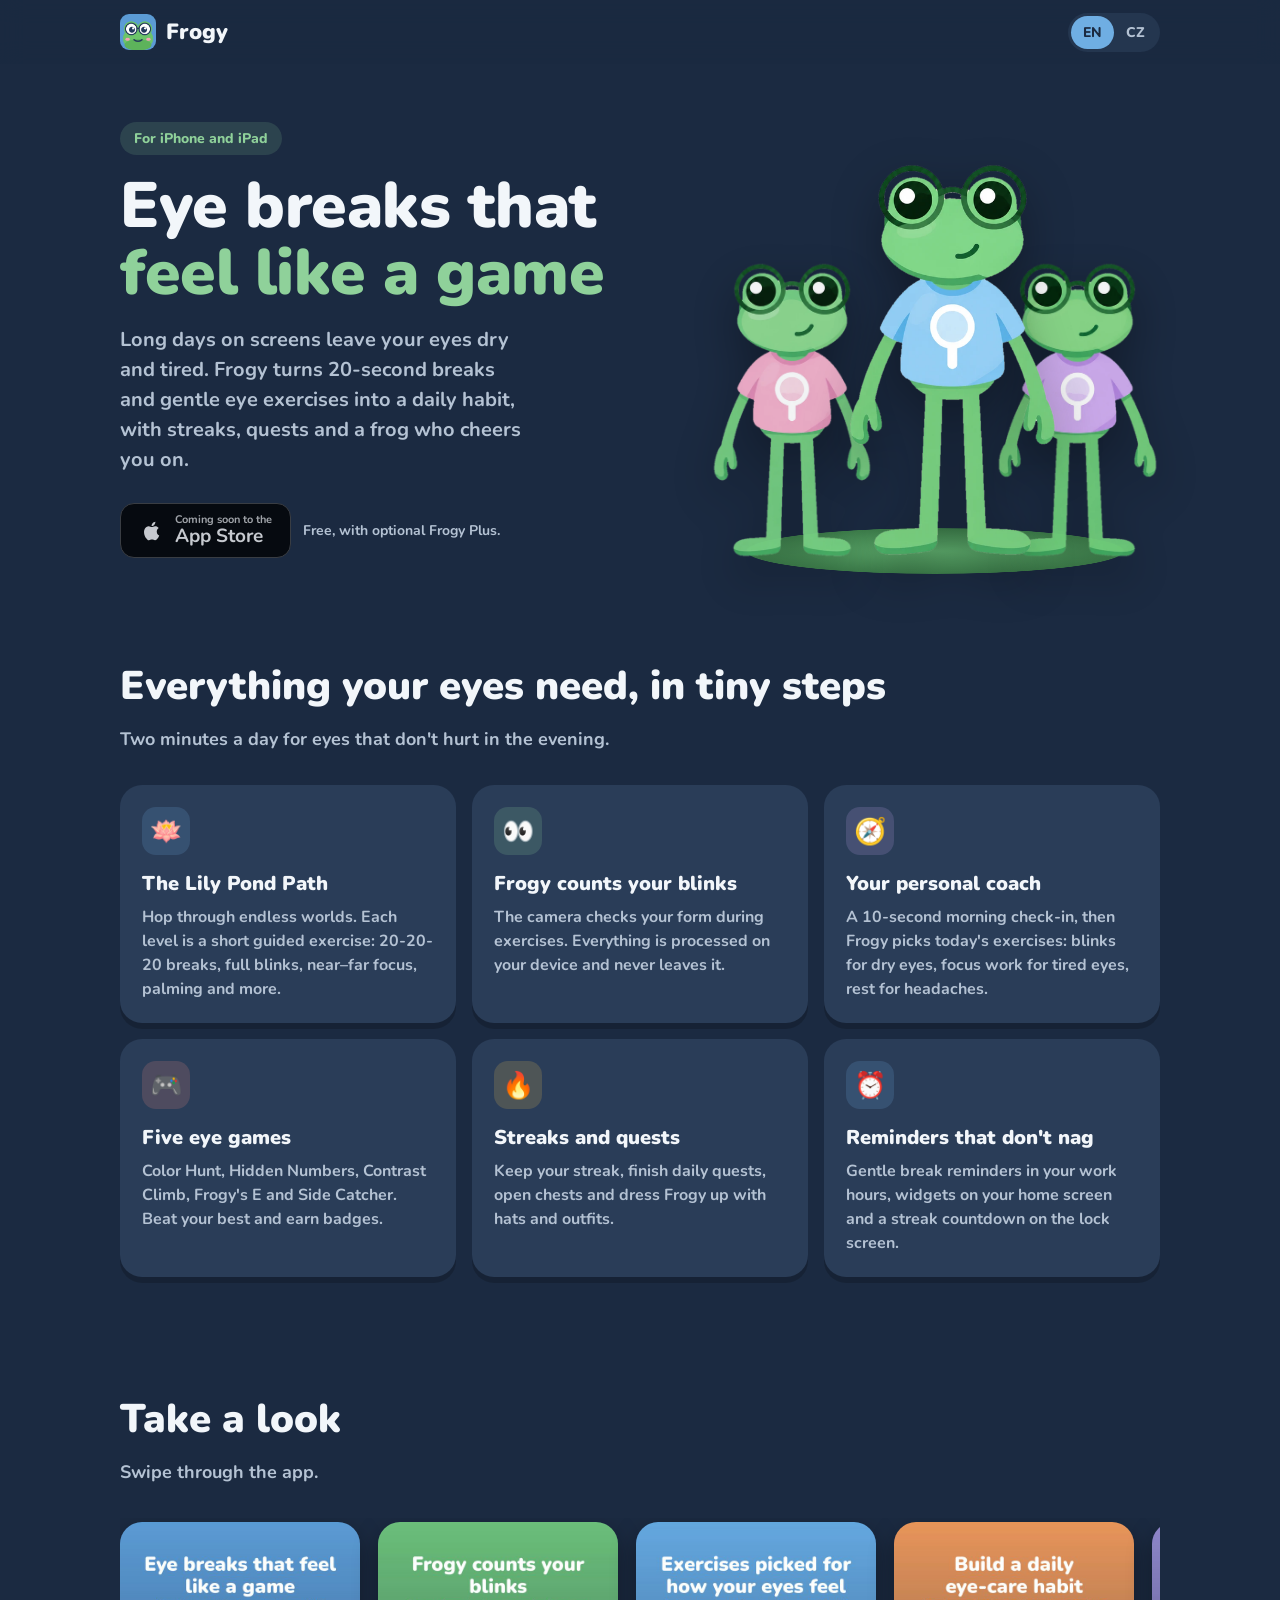
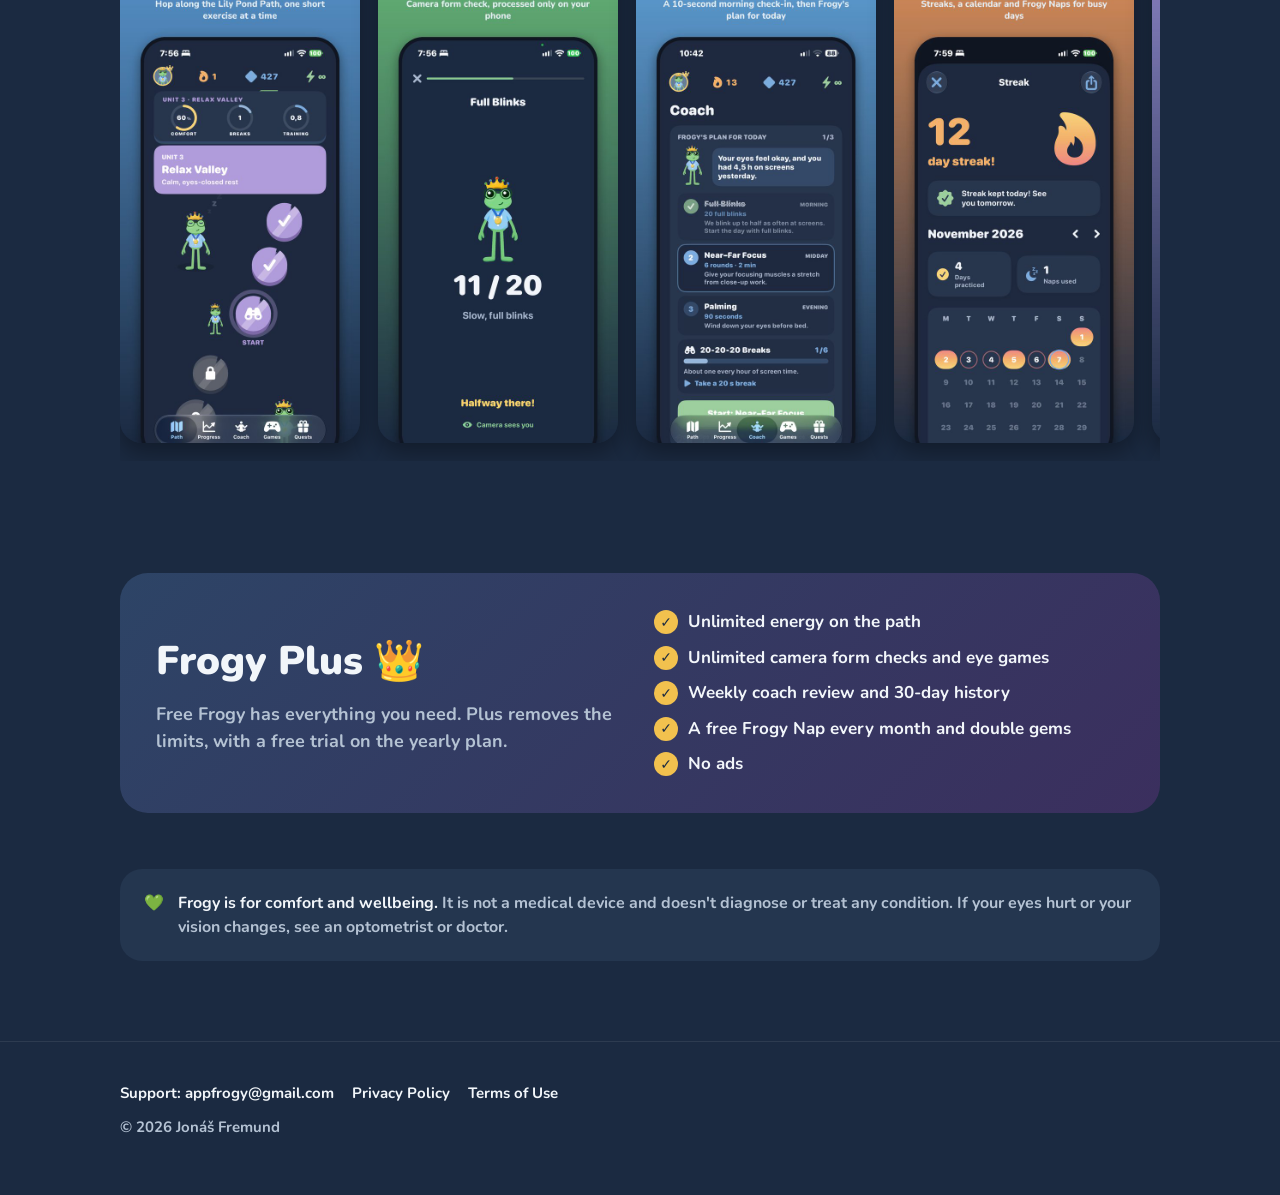
<file: index.html>
<!doctype html>
<html lang="en">
<head>
<meta charset="utf-8">
<meta name="viewport" content="width=device-width, initial-scale=1">
<title>Frogy – Eye breaks that feel like a game</title>
<meta name="description" content="Frogy turns 20-second eye breaks and gentle eye exercises into a little daily game, with streaks, quests and a frog who cheers you on.">
<meta property="og:title" content="Frogy – Eye breaks that feel like a game">
<meta property="og:description" content="20-second eye breaks, gentle eye exercises, streaks and a frog who cheers you on.">
<meta property="og:image" content="https://jonasaeliska.github.io/frogy-legal/img/og.png">
<meta property="og:type" content="website">
<meta name="twitter:card" content="summary_large_image">
<link rel="icon" type="image/png" href="img/favicon.png">
<link rel="apple-touch-icon" href="img/apple-touch-icon.png">
<link rel="preconnect" href="https://fonts.googleapis.com">
<link rel="preconnect" href="https://fonts.gstatic.com" crossorigin>
<link href="https://fonts.googleapis.com/css2?family=Nunito:wght@600;700;800;900&display=swap" rel="stylesheet">
<style>
  :root {
    --navy: #1B2A41; --navy-2: #24364F; --card: #2A3D58; --text: #F2F6FA; --muted: #B4C2D3;
    --green: #8FD19A; --green-dark: #5FAE6E; --blue: #6FAEE3; --gold: #F2C14E; --coral: #F08A7E; --lilac: #B59BE0;
  }
  * { box-sizing: border-box; }
  html { scroll-behavior: smooth; }
  body { margin: 0; background: var(--navy); color: var(--text); font-family: "Nunito", -apple-system, "SF Pro Rounded", system-ui, sans-serif; font-weight: 700; line-height: 1.5; }
  a { color: var(--blue); }
  .wrap { max-width: 1080px; margin: 0 auto; padding: 0 20px; }

  header { position: sticky; top: 0; z-index: 10; background: rgba(27,42,65,.85); backdrop-filter: blur(12px); -webkit-backdrop-filter: blur(12px); }
  .bar { display: flex; align-items: center; justify-content: space-between; height: 64px; }
  .brand { display: flex; align-items: center; gap: 10px; font-weight: 900; font-size: 22px; color: var(--text); text-decoration: none; }
  .brand img { width: 36px; height: 36px; border-radius: 9px; }
  .lang { display: flex; background: var(--navy-2); border-radius: 999px; padding: 3px; }
  .lang button { border: 0; background: transparent; color: var(--muted); font: inherit; font-size: 14px; font-weight: 800; padding: 6px 12px; border-radius: 999px; cursor: pointer; }
  .lang button[aria-pressed="true"] { background: var(--blue); color: var(--navy); }

  .hero { display: grid; grid-template-columns: 1.1fr .9fr; gap: 40px; align-items: center; padding-top: 56px; padding-bottom: 40px; }
  .eyebrow { display: inline-block; background: rgba(143,209,154,.15); color: var(--green); border-radius: 999px; padding: 6px 14px; font-size: 14px; font-weight: 800; margin-bottom: 18px; }
  h1 { text-wrap: balance; font-size: clamp(34px, 6vw, 64px); line-height: 1.05; font-weight: 900; margin: 0 0 18px; letter-spacing: -0.5px; }
  h1 .hl { color: var(--green); }
  .lead { text-wrap: pretty; font-size: 20px; color: var(--muted); font-weight: 700; margin: 0 0 28px; max-width: 34ch; }
  .cta { display: flex; flex-wrap: wrap; gap: 12px; align-items: center; }
  .store { display: inline-flex; align-items: center; gap: 10px; background: #000; color: #fff; border-radius: 14px; padding: 10px 18px; text-decoration: none; border: 1px solid #444; }
  .store svg { width: 26px; height: 26px; }
  .store small { display: block; font-size: 11px; font-weight: 700; opacity: .8; line-height: 1.1; }
  .store strong { display: block; font-size: 19px; line-height: 1.1; }
  .store.soon { opacity: .75; cursor: default; }
  .note { color: var(--muted); font-size: 14px; }

  .frogs { position: relative; height: 440px; }
  .frogs img { position: absolute; bottom: 0; filter: drop-shadow(0 18px 24px rgba(0,0,0,.35)); }
  .frogs .f1 { height: 400px; left: 30%; z-index: 2; animation: bob 2.8s ease-in-out infinite; }
  .frogs .f2 { height: 300px; left: 0; opacity: .95; animation: bob 3.2s ease-in-out infinite .4s; }
  .frogs .f3 { height: 300px; right: 0; opacity: .95; animation: bob 3s ease-in-out infinite .8s; }
  .pad { position: absolute; bottom: -14px; left: 8%; right: 8%; height: 46px; background: radial-gradient(ellipse at center, #5FAE6E 0%, #3E7F4C 70%, transparent 71%); border-radius: 50%; }
  @keyframes bob { 0%,100% { transform: translateY(0); } 50% { transform: translateY(-10px); } }
  @media (prefers-reduced-motion: reduce) { .frogs img { animation: none; } }

  section { padding: 56px 0; }
  h2 { font-size: clamp(28px, 4vw, 40px); font-weight: 900; margin: 0 0 10px; }
  .sub { color: var(--muted); font-size: 18px; margin: 0 0 32px; max-width: 60ch; }
  .grid { display: grid; grid-template-columns: repeat(3, 1fr); gap: 16px; }
  .card { background: var(--card); border-radius: 22px; padding: 22px; box-shadow: 0 6px 0 rgba(0,0,0,.18); }
  .card .ic { width: 48px; height: 48px; border-radius: 14px; display: grid; place-items: center; font-size: 26px; margin-bottom: 14px; }
  .card h3 { margin: 0 0 6px; font-size: 20px; font-weight: 900; }
  .card p { margin: 0; color: var(--muted); font-size: 16px; }

  .shots { display: flex; gap: 18px; overflow-x: auto; scroll-snap-type: x mandatory; padding: 4px 4px 18px; -webkit-overflow-scrolling: touch; }
  .shots img { flex: 0 0 auto; width: 240px; height: auto; border-radius: 22px; scroll-snap-align: start; box-shadow: 0 10px 24px rgba(0,0,0,.35); }

  .plus { background: linear-gradient(135deg, #2D4466, #3B2F5E); border-radius: 28px; padding: 36px; display: grid; grid-template-columns: 1fr 1fr; gap: 28px; align-items: center; }
  .plus ul { margin: 0; padding: 0; list-style: none; display: grid; gap: 10px; }
  .plus li { display: flex; gap: 10px; align-items: flex-start; font-size: 17px; }
  .plus li::before { content: "✓"; color: var(--navy); background: var(--gold); border-radius: 50%; width: 24px; height: 24px; flex: 0 0 24px; display: grid; place-items: center; font-size: 14px; font-weight: 900; margin-top: 1px; }

  .health { background: var(--navy-2); border-radius: 22px; padding: 22px 24px; color: var(--muted); font-size: 16px; display: flex; gap: 14px; align-items: flex-start; }
  .health b { color: var(--text); }

  footer { padding: 40px 0 56px; color: var(--muted); font-size: 15px; border-top: 1px solid rgba(255,255,255,.08); margin-top: 24px; }
  footer .links { display: flex; flex-wrap: wrap; gap: 18px; margin-bottom: 12px; }
  footer a { color: var(--text); text-decoration: none; }
  footer a:hover { text-decoration: underline; }

  [data-lang="cs"] .en, [data-lang="en"] .cs { display: none !important; }

  @media (max-width: 860px) {
    .hero { grid-template-columns: 1fr; padding-top: 32px; text-align: center; }
    h1 { max-width: 17ch; margin-left: auto; margin-right: auto; }
    .lead { margin-left: auto; margin-right: auto; }
    .cta { justify-content: center; }
    .frogs { height: 320px; max-width: 420px; margin: 0 auto; width: 100%; }
    .frogs .f1 { height: 290px; left: 28%; }
    .frogs .f2, .frogs .f3 { height: 215px; }
    .grid { grid-template-columns: 1fr 1fr; }
    .plus { grid-template-columns: 1fr; padding: 26px; }
  }
  @media (max-width: 560px) {
    .grid { grid-template-columns: 1fr; }
    .shots img { width: 200px; }
  }
</style>
</head>
<body data-lang="en">
<header>
  <div class="wrap bar">
    <a class="brand" href="#top"><img src="img/icon.png" alt="">Frogy</a>
    <div class="lang" role="group" aria-label="Language">
      <button type="button" data-set-lang="en" aria-pressed="true">EN</button>
      <button type="button" data-set-lang="cs" aria-pressed="false">CZ</button>
    </div>
  </div>
</header>

<main id="top">
  <div class="wrap hero">
    <div>
      <span class="eyebrow"><span class="en">For iPhone and iPad</span><span class="cs">Pro iPhone a iPad</span></span>
      <h1>
        <span class="en">Eye breaks that <span class="hl">feel like a game</span></span>
        <span class="cs">Přestávky pro oči, <span class="hl">které tě budou bavit</span></span>
      </h1>
      <p class="lead">
        <span class="en">Long days on screens leave your eyes dry and tired. Frogy turns 20-second breaks and gentle eye exercises into a daily habit, with streaks, quests and a frog who cheers you on.</span>
        <span class="cs">Dlouhé dny u obrazovky nechávají oči suché a unavené. Frogy z 20sekundových přestávek a jemných cviků pro oči udělá denní návyk se sériemi, úkoly a žabákem, který tě podporuje.</span>
      </p>
      <div class="cta">
        <!-- When the app is live, change href to the App Store link and remove class "soon". -->
        <a class="store soon" href="#" aria-disabled="true">
          <svg viewBox="0 0 24 24" fill="currentColor" aria-hidden="true"><path d="M16.37 12.6c-.02-2.18 1.78-3.23 1.86-3.28-1.01-1.48-2.59-1.69-3.15-1.71-1.34-.14-2.62.79-3.3.79-.68 0-1.73-.77-2.84-.75-1.46.02-2.81.85-3.56 2.16-1.52 2.63-.39 6.52 1.09 8.66.72 1.04 1.58 2.22 2.71 2.18 1.09-.04 1.5-.7 2.82-.7 1.31 0 1.69.7 2.84.68 1.17-.02 1.91-1.06 2.63-2.11.83-1.21 1.17-2.38 1.19-2.44-.03-.01-2.28-.88-2.29-3.48zM14.21 6.21c.6-.73 1.01-1.74.9-2.75-.87.04-1.92.58-2.54 1.31-.56.64-1.05 1.67-.92 2.66.97.08 1.96-.49 2.56-1.22z"/></svg>
          <span><small class="en">Coming soon to the</small><small class="cs">Brzy v</small><strong>App Store</strong></span>
        </a>
        <span class="note"><span class="en">Free, with optional Frogy Plus.</span><span class="cs">Zdarma, s volitelným Frogy Plus.</span></span>
      </div>
    </div>
    <div class="frogs" aria-hidden="true">
      <div class="pad"></div>
      <img class="f2" src="img/frogy-pink.png" alt="">
      <img class="f3" src="img/frogy-purple.png" alt="">
      <img class="f1" src="img/frogy-blue.png" alt="">
    </div>
  </div>

  <section>
    <div class="wrap">
      <h2><span class="en">Everything your eyes need, in tiny steps</span><span class="cs">Všechno, co tvoje oči potřebují, po malých krůčcích</span></h2>
      <p class="sub"><span class="en">Two minutes a day for eyes that don't hurt in the evening.</span><span class="cs">Dvě minuty denně, aby tě večer nebolely oči.</span></p>
      <div class="grid">
        <div class="card">
          <div class="ic" style="background:rgba(111,174,227,.18)">🪷</div>
          <h3><span class="en">The Lily Pond Path</span><span class="cs">Cesta po leknínech</span></h3>
          <p><span class="en">Hop through endless worlds. Each level is a short guided exercise: 20-20-20 breaks, full blinks, near–far focus, palming and more.</span><span class="cs">Skákej nekonečnými světy. Každý level je krátký cvik s průvodcem: přestávky 20-20-20, plná mrknutí, blízko–daleko, palming a další.</span></p>
        </div>
        <div class="card">
          <div class="ic" style="background:rgba(143,209,154,.18)">👀</div>
          <h3><span class="en">Frogy counts your blinks</span><span class="cs">Frogy počítá tvoje mrknutí</span></h3>
          <p><span class="en">The camera checks your form during exercises. Everything is processed on your device and never leaves it.</span><span class="cs">Kamera hlídá provedení cviků. Vše se zpracovává ve tvém zařízení a nikdy ho neopustí.</span></p>
        </div>
        <div class="card">
          <div class="ic" style="background:rgba(181,155,224,.2)">🧭</div>
          <h3><span class="en">Your personal coach</span><span class="cs">Osobní trenér</span></h3>
          <p><span class="en">A 10-second morning check-in, then Frogy picks today's exercises: blinks for dry eyes, focus work for tired eyes, rest for headaches.</span><span class="cs">Ranní check-in za 10 sekund a Frogy vybere dnešní cviky: mrkání na suché oči, zaostřování na unavené, odpočinek na bolest hlavy.</span></p>
        </div>
        <div class="card">
          <div class="ic" style="background:rgba(240,138,126,.18)">🎮</div>
          <h3><span class="en">Five eye games</span><span class="cs">Pět her pro oči</span></h3>
          <p><span class="en">Color Hunt, Hidden Numbers, Contrast Climb, Frogy's E and Side Catcher. Beat your best and earn badges.</span><span class="cs">Hon na barvy, Skrytá čísla, Kontrastní výstup, Frogyho E a Lovec z koutku oka. Překonávej rekordy a sbírej odznaky.</span></p>
        </div>
        <div class="card">
          <div class="ic" style="background:rgba(242,193,78,.18)">🔥</div>
          <h3><span class="en">Streaks and quests</span><span class="cs">Série a úkoly</span></h3>
          <p><span class="en">Keep your streak, finish daily quests, open chests and dress Frogy up with hats and outfits.</span><span class="cs">Drž sérii, plň denní úkoly, otevírej truhly a oblékej Frogyho do klobouků a oblečků.</span></p>
        </div>
        <div class="card">
          <div class="ic" style="background:rgba(111,174,227,.18)">⏰</div>
          <h3><span class="en">Reminders that don't nag</span><span class="cs">Připomínky, které neotravují</span></h3>
          <p><span class="en">Gentle break reminders in your work hours, widgets on your home screen and a streak countdown on the lock screen.</span><span class="cs">Jemné připomínky přestávek v pracovní době, widgety na ploše a odpočet série na zamčené obrazovce.</span></p>
        </div>
      </div>
    </div>
  </section>

  <section>
    <div class="wrap">
      <h2><span class="en">Take a look</span><span class="cs">Podívej se</span></h2>
      <p class="sub"><span class="en">Swipe through the app.</span><span class="cs">Projeď si appku.</span></p>
      <div class="shots en" tabindex="0" aria-label="Screenshots">
        <img src="img/shot-1-path.jpg" alt="The Lily Pond Path" loading="lazy">
        <img src="img/shot-2-blinks.jpg" alt="Frogy counts your blinks" loading="lazy">
        <img src="img/shot-3-coach.jpg" alt="Frogy's plan for today" loading="lazy">
        <img src="img/shot-4-streak.jpg" alt="Streak calendar" loading="lazy">
        <img src="img/shot-5-progress.jpg" alt="Progress charts" loading="lazy">
        <img src="img/shot-6-games.jpg" alt="Eye games" loading="lazy">
        <img src="img/shot-7-wardrobe.jpg" alt="Frogy's wardrobe" loading="lazy">
        <img src="img/shot-8-widget.jpg" alt="Home screen widget" loading="lazy">
      </div>
      <div class="shots cs" tabindex="0" aria-label="Snímky obrazovky">
        <img src="img/shot-cs-1-path.jpg" alt="Cesta po leknínech" loading="lazy">
        <img src="img/shot-cs-2-blinks.jpg" alt="Frogy počítá mrknutí" loading="lazy">
        <img src="img/shot-cs-3-coach.jpg" alt="Frogyho plán na dnes" loading="lazy">
        <img src="img/shot-cs-4-checkin.jpg" alt="Ranní check-in" loading="lazy">
        <img src="img/shot-cs-5-streak.jpg" alt="Kalendář série" loading="lazy">
        <img src="img/shot-cs-6-progress.jpg" alt="Grafy pokroku" loading="lazy">
        <img src="img/shot-cs-7-games.jpg" alt="Hry pro oči" loading="lazy">
        <img src="img/shot-cs-8-wardrobe.jpg" alt="Frogyho šatník" loading="lazy">
        <img src="img/shot-cs-9-widget.jpg" alt="Widget na ploše" loading="lazy">
      </div>
    </div>
  </section>

  <section>
    <div class="wrap">
      <div class="plus">
        <div>
          <h2>Frogy Plus 👑</h2>
          <p class="sub" style="margin-bottom:0"><span class="en">Free Frogy has everything you need. Plus removes the limits, with a free trial on the yearly plan.</span><span class="cs">Frogy zdarma má všechno potřebné. Plus odstraní limity, roční předplatné můžeš vyzkoušet zdarma.</span></p>
        </div>
        <ul>
          <li><span class="en">Unlimited energy on the path</span><span class="cs">Neomezená energie na cestě</span></li>
          <li><span class="en">Unlimited camera form checks and eye games</span><span class="cs">Neomezené kontroly kamerou a hry pro oči</span></li>
          <li><span class="en">Weekly coach review and 30-day history</span><span class="cs">Týdenní přehled od trenéra a historie za 30 dní</span></li>
          <li><span class="en">A free Frogy Nap every month and double gems</span><span class="cs">Frogy Nap zdarma každý měsíc a dvojnásobek drahokamů</span></li>
          <li><span class="en">No ads</span><span class="cs">Bez reklam</span></li>
        </ul>
      </div>
    </div>
  </section>

  <section style="padding-top:0">
    <div class="wrap">
      <div class="health">
        <span aria-hidden="true">💚</span>
        <span>
          <span class="en"><b>Frogy is for comfort and wellbeing.</b> It is not a medical device and doesn't diagnose or treat any condition. If your eyes hurt or your vision changes, see an optometrist or doctor.</span>
          <span class="cs"><b>Frogy slouží k pohodlí a pohodě.</b> Není to zdravotnický prostředek a nediagnostikuje ani neléčí žádné onemocnění. Pokud tě oči bolí nebo se ti mění vidění, navštiv optometristu nebo lékaře.</span>
        </span>
      </div>
    </div>
  </section>
</main>

<footer>
  <div class="wrap">
    <div class="links">
      <a href="mailto:appfrogy@gmail.com"><span class="en">Support: </span><span class="cs">Podpora: </span>appfrogy@gmail.com</a>
      <a href="privacy.html"><span class="en">Privacy Policy</span><span class="cs">Zásady ochrany soukromí</span></a>
      <a href="terms.html"><span class="en">Terms of Use</span><span class="cs">Podmínky použití</span></a>
    </div>
    <div>© 2026 Jonáš Fremund</div>
  </div>
</footer>

<script>
  (function () {
    var buttons = document.querySelectorAll('[data-set-lang]');
    function apply(lang) {
      document.body.setAttribute('data-lang', lang);
      document.documentElement.lang = lang;
      buttons.forEach(function (b) { b.setAttribute('aria-pressed', String(b.getAttribute('data-set-lang') === lang)); });
      document.title = lang === 'cs' ? 'Frogy – přestávky pro oči, které tě budou bavit' : 'Frogy – Eye breaks that feel like a game';
    }
    var fromUrl = new URLSearchParams(location.search).get('lang');
    var saved = null;
    try { saved = localStorage.getItem('frogy-lang'); } catch (e) {}
    var browser = (navigator.language || 'en').toLowerCase().indexOf('cs') === 0 || (navigator.language || '').toLowerCase().indexOf('sk') === 0 ? 'cs' : 'en';
    apply(fromUrl === 'cs' || fromUrl === 'en' ? fromUrl : (saved || browser));
    buttons.forEach(function (b) {
      b.addEventListener('click', function () {
        var lang = b.getAttribute('data-set-lang');
        apply(lang);
        try { localStorage.setItem('frogy-lang', lang); } catch (e) {}
      });
    });
    document.querySelectorAll('.store.soon').forEach(function (a) { a.addEventListener('click', function (e) { e.preventDefault(); }); });
  })();
</script>
</body>
</html>
</file>
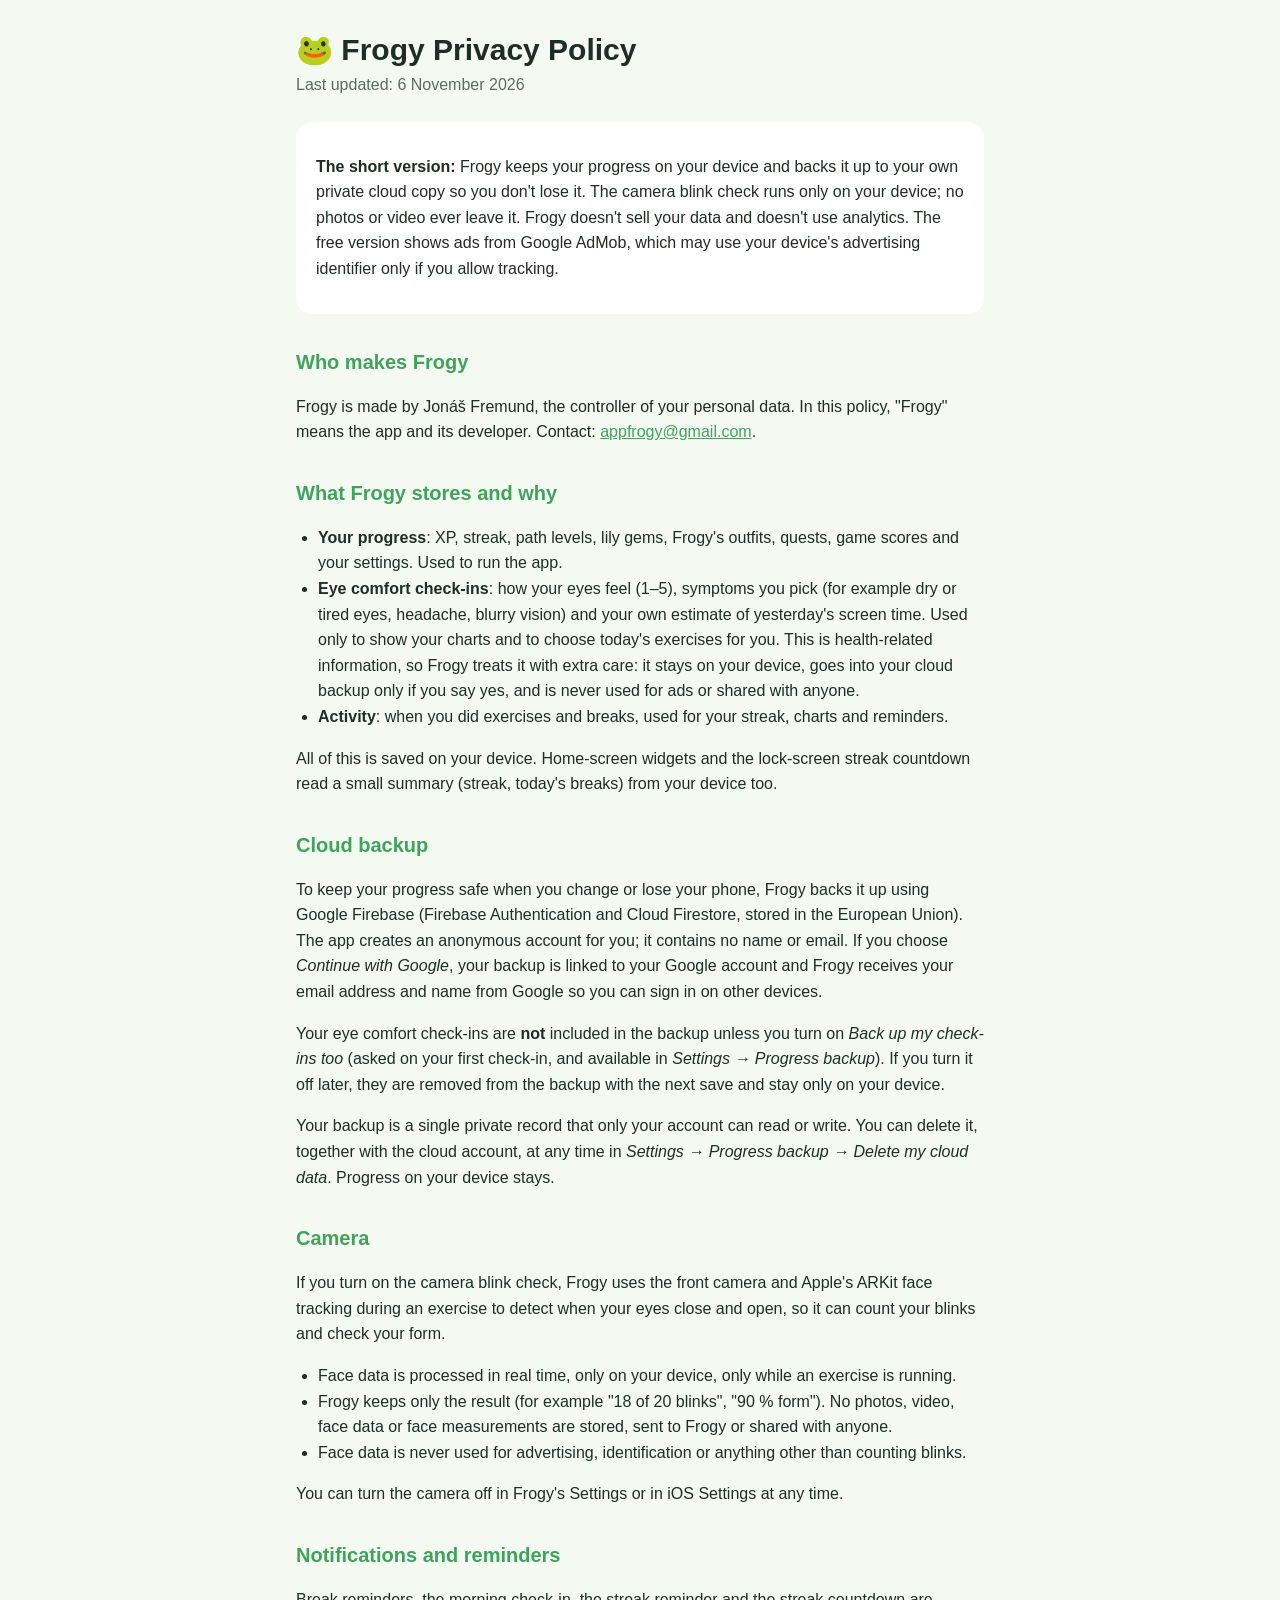
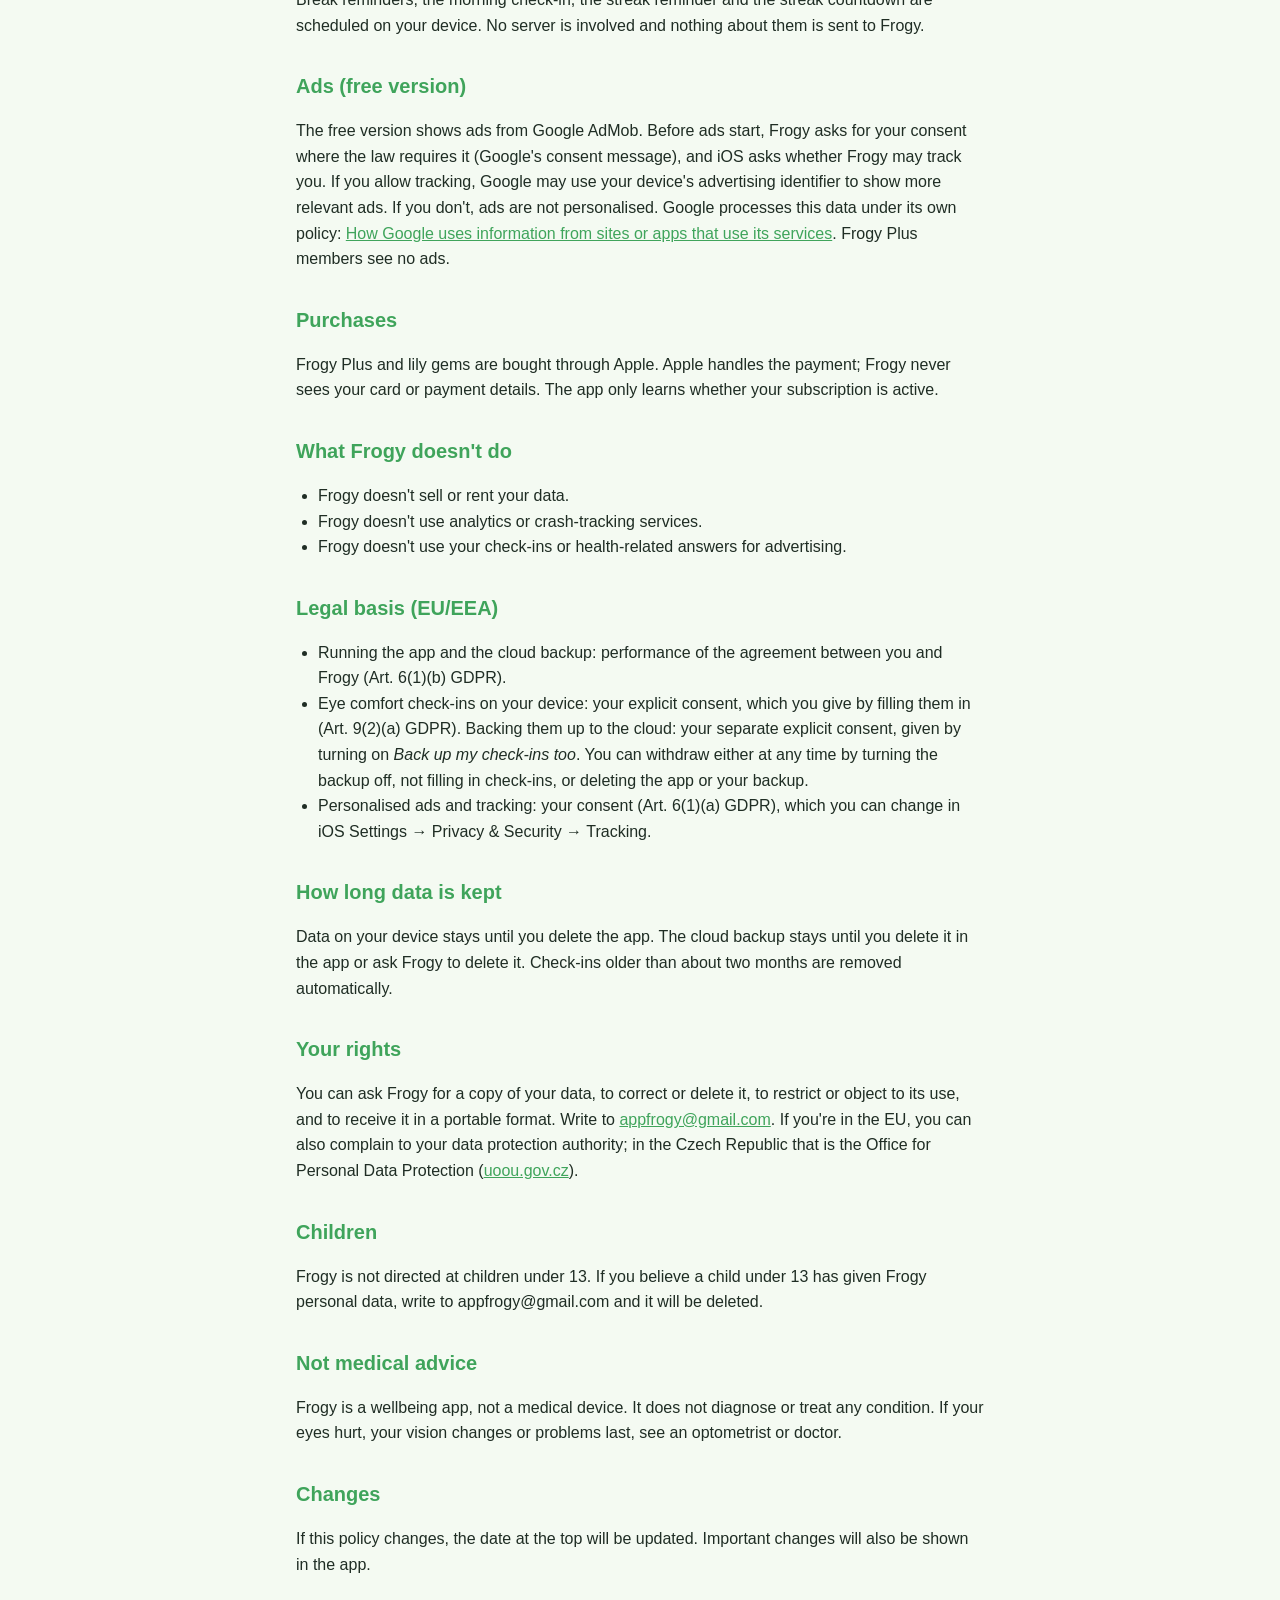
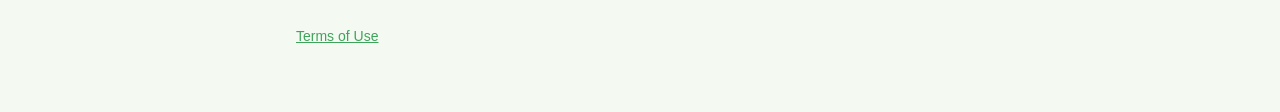
<file: privacy.html>
<!doctype html>
<html lang="en">
<head>
<meta charset="utf-8">
<meta name="viewport" content="width=device-width, initial-scale=1">
<title>Frogy Privacy Policy</title>
<link rel="stylesheet" href="style.css">
</head>
<body>
<main>
<h1>🐸 Frogy Privacy Policy</h1>
<p class="updated">Last updated: 6 November 2026</p>

<div class="card">
<p><strong>The short version:</strong> Frogy keeps your progress on your device and backs it up to your own private cloud copy so you don't lose it. The camera blink check runs only on your device; no photos or video ever leave it. Frogy doesn't sell your data and doesn't use analytics. The free version shows ads from Google AdMob, which may use your device's advertising identifier only if you allow tracking.</p>
</div>

<h2>Who makes Frogy</h2>
<p>Frogy is made by Jonáš Fremund, the controller of your personal data. In this policy, "Frogy" means the app and its developer. Contact: <a href="mailto:appfrogy@gmail.com">appfrogy@gmail.com</a>.</p>

<h2>What Frogy stores and why</h2>
<ul>
  <li><strong>Your progress</strong>: XP, streak, path levels, lily gems, Frogy's outfits, quests, game scores and your settings. Used to run the app.</li>
  <li><strong>Eye comfort check-ins</strong>: how your eyes feel (1–5), symptoms you pick (for example dry or tired eyes, headache, blurry vision) and your own estimate of yesterday's screen time. Used only to show your charts and to choose today's exercises for you. This is health-related information, so Frogy treats it with extra care: it stays on your device, goes into your cloud backup only if you say yes, and is never used for ads or shared with anyone.</li>
  <li><strong>Activity</strong>: when you did exercises and breaks, used for your streak, charts and reminders.</li>
</ul>
<p>All of this is saved on your device. Home-screen widgets and the lock-screen streak countdown read a small summary (streak, today's breaks) from your device too.</p>

<h2>Cloud backup</h2>
<p>To keep your progress safe when you change or lose your phone, Frogy backs it up using Google Firebase (Firebase Authentication and Cloud Firestore, stored in the European Union). The app creates an anonymous account for you; it contains no name or email. If you choose <em>Continue with Google</em>, your backup is linked to your Google account and Frogy receives your email address and name from Google so you can sign in on other devices.</p>
<p>Your eye comfort check-ins are <strong>not</strong> included in the backup unless you turn on <em>Back up my check-ins too</em> (asked on your first check-in, and available in <em>Settings → Progress backup</em>). If you turn it off later, they are removed from the backup with the next save and stay only on your device.</p>
<p>Your backup is a single private record that only your account can read or write. You can delete it, together with the cloud account, at any time in <em>Settings → Progress backup → Delete my cloud data</em>. Progress on your device stays.</p>

<h2>Camera</h2>
<p>If you turn on the camera blink check, Frogy uses the front camera and Apple's ARKit face tracking during an exercise to detect when your eyes close and open, so it can count your blinks and check your form.</p>
<ul>
  <li>Face data is processed in real time, only on your device, only while an exercise is running.</li>
  <li>Frogy keeps only the result (for example "18 of 20 blinks", "90 % form"). No photos, video, face data or face measurements are stored, sent to Frogy or shared with anyone.</li>
  <li>Face data is never used for advertising, identification or anything other than counting blinks.</li>
</ul>
<p>You can turn the camera off in Frogy's Settings or in iOS Settings at any time.</p>

<h2>Notifications and reminders</h2>
<p>Break reminders, the morning check-in, the streak reminder and the streak countdown are scheduled on your device. No server is involved and nothing about them is sent to Frogy.</p>

<h2>Ads (free version)</h2>
<p>The free version shows ads from Google AdMob. Before ads start, Frogy asks for your consent where the law requires it (Google's consent message), and iOS asks whether Frogy may track you. If you allow tracking, Google may use your device's advertising identifier to show more relevant ads. If you don't, ads are not personalised. Google processes this data under its own policy: <a href="https://policies.google.com/technologies/partner-sites">How Google uses information from sites or apps that use its services</a>. Frogy Plus members see no ads.</p>

<h2>Purchases</h2>
<p>Frogy Plus and lily gems are bought through Apple. Apple handles the payment; Frogy never sees your card or payment details. The app only learns whether your subscription is active.</p>

<h2>What Frogy doesn't do</h2>
<ul>
  <li>Frogy doesn't sell or rent your data.</li>
  <li>Frogy doesn't use analytics or crash-tracking services.</li>
  <li>Frogy doesn't use your check-ins or health-related answers for advertising.</li>
</ul>

<h2>Legal basis (EU/EEA)</h2>
<ul>
  <li>Running the app and the cloud backup: performance of the agreement between you and Frogy (Art. 6(1)(b) GDPR).</li>
  <li>Eye comfort check-ins on your device: your explicit consent, which you give by filling them in (Art. 9(2)(a) GDPR). Backing them up to the cloud: your separate explicit consent, given by turning on <em>Back up my check-ins too</em>. You can withdraw either at any time by turning the backup off, not filling in check-ins, or deleting the app or your backup.</li>
  <li>Personalised ads and tracking: your consent (Art. 6(1)(a) GDPR), which you can change in iOS Settings → Privacy &amp; Security → Tracking.</li>
</ul>

<h2>How long data is kept</h2>
<p>Data on your device stays until you delete the app. The cloud backup stays until you delete it in the app or ask Frogy to delete it. Check-ins older than about two months are removed automatically.</p>

<h2>Your rights</h2>
<p>You can ask Frogy for a copy of your data, to correct or delete it, to restrict or object to its use, and to receive it in a portable format. Write to <a href="mailto:appfrogy@gmail.com">appfrogy@gmail.com</a>. If you're in the EU, you can also complain to your data protection authority; in the Czech Republic that is the Office for Personal Data Protection (<a href="https://uoou.gov.cz">uoou.gov.cz</a>).</p>

<h2>Children</h2>
<p>Frogy is not directed at children under 13. If you believe a child under 13 has given Frogy personal data, write to appfrogy@gmail.com and it will be deleted.</p>

<h2>Not medical advice</h2>
<p>Frogy is a wellbeing app, not a medical device. It does not diagnose or treat any condition. If your eyes hurt, your vision changes or problems last, see an optometrist or doctor.</p>

<h2>Changes</h2>
<p>If this policy changes, the date at the top will be updated. Important changes will also be shown in the app.</p>

<footer><a href="terms.html">Terms of Use</a></footer>
</main>
</body>
</html>
</file>
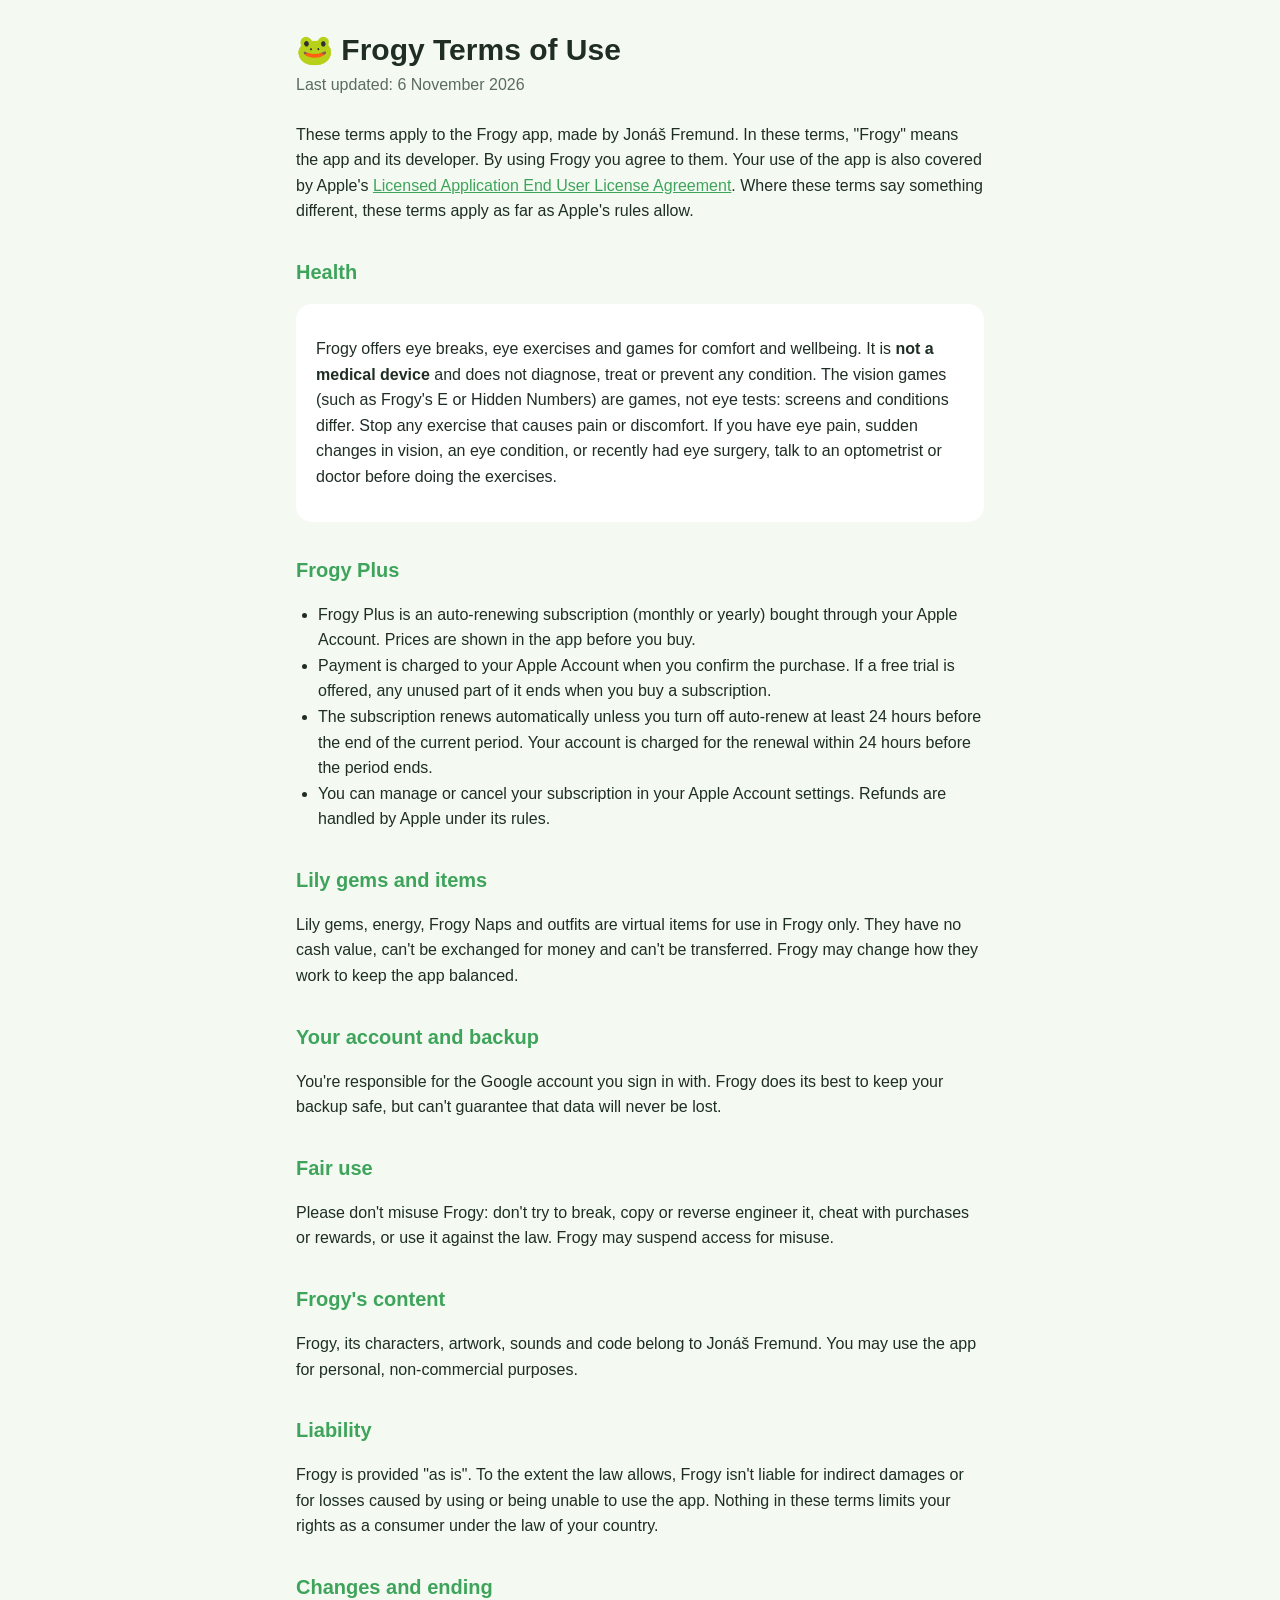
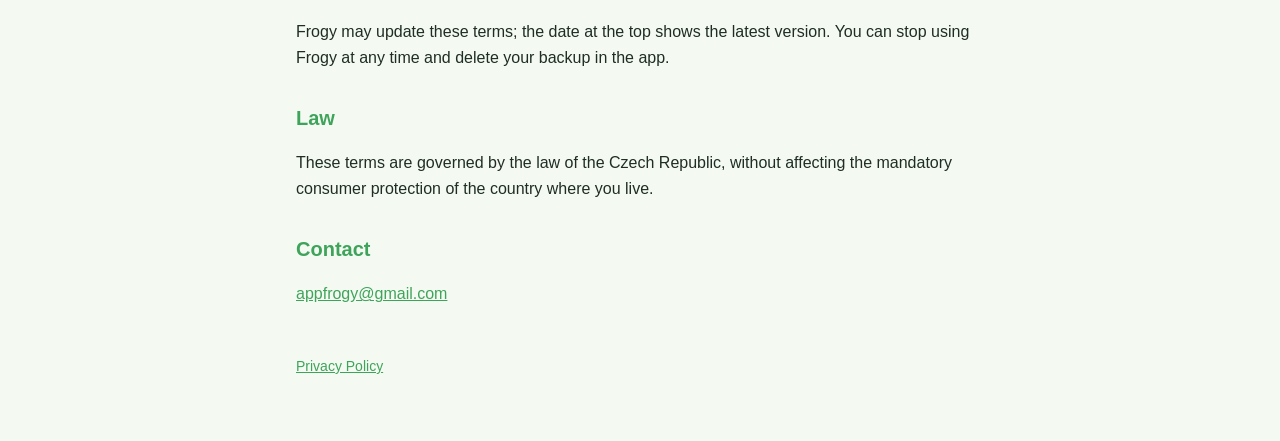
<file: terms.html>
<!doctype html>
<html lang="en">
<head>
<meta charset="utf-8">
<meta name="viewport" content="width=device-width, initial-scale=1">
<title>Frogy Terms of Use</title>
<link rel="stylesheet" href="style.css">
</head>
<body>
<main>
<h1>🐸 Frogy Terms of Use</h1>
<p class="updated">Last updated: 6 November 2026</p>

<p>These terms apply to the Frogy app, made by Jonáš Fremund. In these terms, "Frogy" means the app and its developer. By using Frogy you agree to them. Your use of the app is also covered by Apple's <a href="https://www.apple.com/legal/internet-services/itunes/dev/stdeula/">Licensed Application End User License Agreement</a>. Where these terms say something different, these terms apply as far as Apple's rules allow.</p>

<h2>Health</h2>
<div class="card">
<p>Frogy offers eye breaks, eye exercises and games for comfort and wellbeing. It is <strong>not a medical device</strong> and does not diagnose, treat or prevent any condition. The vision games (such as Frogy's E or Hidden Numbers) are games, not eye tests: screens and conditions differ. Stop any exercise that causes pain or discomfort. If you have eye pain, sudden changes in vision, an eye condition, or recently had eye surgery, talk to an optometrist or doctor before doing the exercises.</p>
</div>

<h2>Frogy Plus</h2>
<ul>
  <li>Frogy Plus is an auto-renewing subscription (monthly or yearly) bought through your Apple Account. Prices are shown in the app before you buy.</li>
  <li>Payment is charged to your Apple Account when you confirm the purchase. If a free trial is offered, any unused part of it ends when you buy a subscription.</li>
  <li>The subscription renews automatically unless you turn off auto-renew at least 24 hours before the end of the current period. Your account is charged for the renewal within 24 hours before the period ends.</li>
  <li>You can manage or cancel your subscription in your Apple Account settings. Refunds are handled by Apple under its rules.</li>
</ul>

<h2>Lily gems and items</h2>
<p>Lily gems, energy, Frogy Naps and outfits are virtual items for use in Frogy only. They have no cash value, can't be exchanged for money and can't be transferred. Frogy may change how they work to keep the app balanced.</p>

<h2>Your account and backup</h2>
<p>You're responsible for the Google account you sign in with. Frogy does its best to keep your backup safe, but can't guarantee that data will never be lost.</p>

<h2>Fair use</h2>
<p>Please don't misuse Frogy: don't try to break, copy or reverse engineer it, cheat with purchases or rewards, or use it against the law. Frogy may suspend access for misuse.</p>

<h2>Frogy's content</h2>
<p>Frogy, its characters, artwork, sounds and code belong to Jonáš Fremund. You may use the app for personal, non-commercial purposes.</p>

<h2>Liability</h2>
<p>Frogy is provided "as is". To the extent the law allows, Frogy isn't liable for indirect damages or for losses caused by using or being unable to use the app. Nothing in these terms limits your rights as a consumer under the law of your country.</p>

<h2>Changes and ending</h2>
<p>Frogy may update these terms; the date at the top shows the latest version. You can stop using Frogy at any time and delete your backup in the app.</p>

<h2>Law</h2>
<p>These terms are governed by the law of the Czech Republic, without affecting the mandatory consumer protection of the country where you live.</p>

<h2>Contact</h2>
<p><a href="mailto:appfrogy@gmail.com">appfrogy@gmail.com</a></p>

<footer><a href="privacy.html">Privacy Policy</a></footer>
</main>
</body>
</html>
</file>
<file: style.css>
:root { --bg: #F4FAF2; --text: #1F2D24; --muted: #5C6B61; --accent: #3FA45B; --card: #FFFFFF; }
@media (prefers-color-scheme: dark) {
  :root { --bg: #131A15; --text: #E8F0EA; --muted: #A3B2A8; --accent: #6BCB80; --card: #1C251F; }
}
* { box-sizing: border-box; }
body { margin: 0; background: var(--bg); color: var(--text);
  font: 16px/1.6 -apple-system, BlinkMacSystemFont, "SF Pro Rounded", "Segoe UI", Roboto, sans-serif; }
main { max-width: 720px; margin: 0 auto; padding: 32px 16px 64px; }
h1 { font-size: 30px; line-height: 1.2; margin: 0 0 4px; }
h2 { font-size: 20px; margin: 32px 0 8px; color: var(--accent); }
p, li { color: var(--text); }
.updated { color: var(--muted); margin: 0 0 24px; }
.card { background: var(--card); border-radius: 16px; padding: 16px 20px; margin: 16px 0; }
a { color: var(--accent); }
ul { padding-left: 22px; }
footer { margin-top: 48px; color: var(--muted); font-size: 14px; }
</file>
